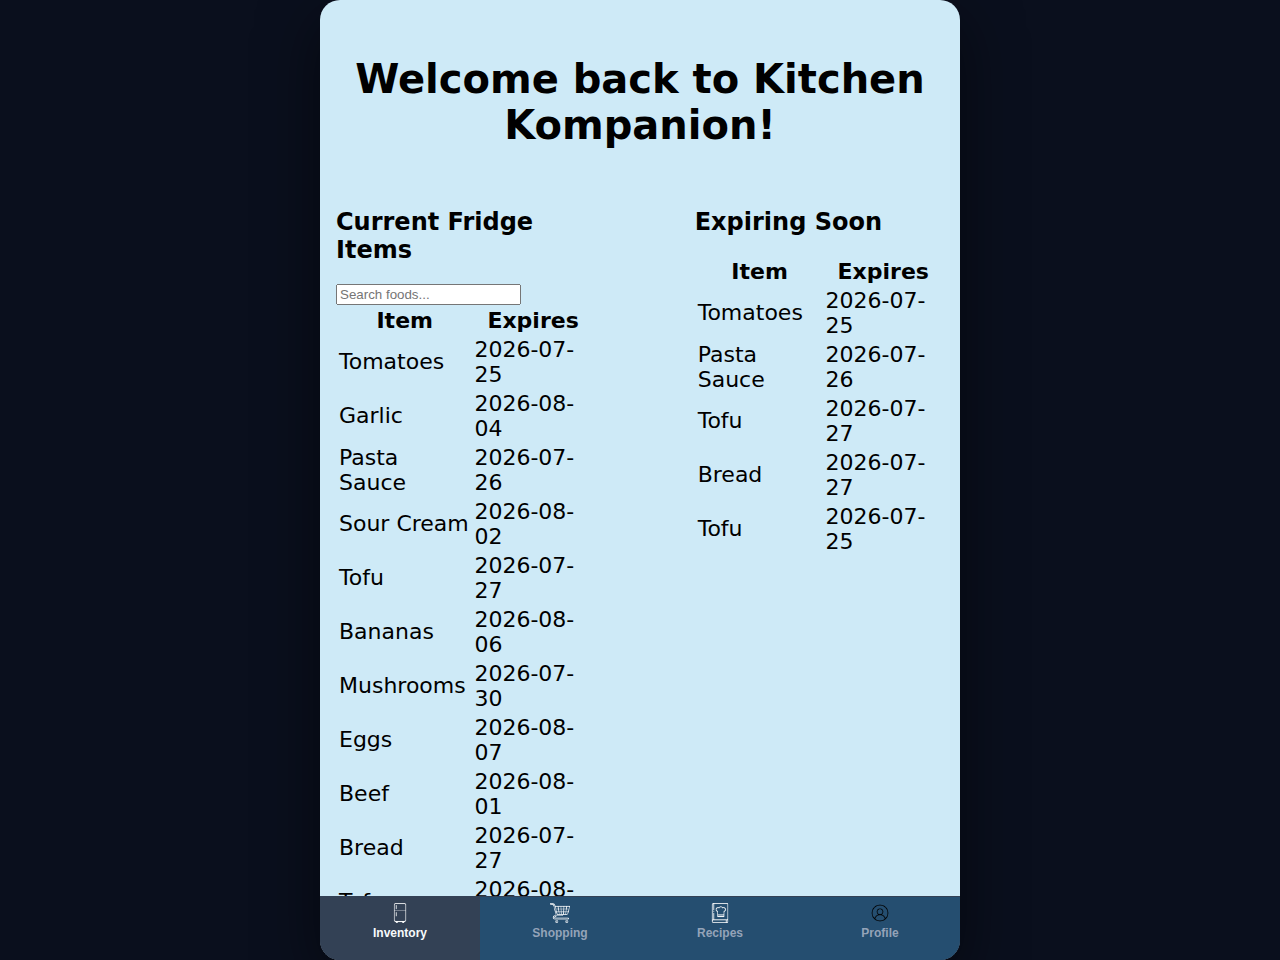
<file: index.html>
<!DOCTYPE html>
<html lang="en">

<head>
  <meta charset="UTF-8" />
  <meta name="viewport" content="width=device-width, initial-scale=1" />
  <title>Kitchen Kompanian</title>
  <link rel="stylesheet" href="index.css" />
</head>

<body>
  <div class="device">
    <nav>
      <button data-tab="Inventory" class="active">
        <img src="icons/kitchen.png" alt="Kitchen Icon">
        <span>Inventory</span>
      </button>

    <button data-tab="shopping">
      <img src="icons/shopping.png" alt="Shopping Icon">
      <span>Shopping</span>
    </button>

      <button data-tab="recipes">
        <img src="icons/recipe-book.png" alt="Recipe Book Icon">
        <span>Recipes</span>
      </button>

      <button data-tab="profile">
        <img src="icons/pfp.png" alt="">
        <span>Profile</span>
      </button>
    </nav>

    <main>
      <!-- TAB 1 -->
      <section id="Inventory" class="tab active">
        <h1 class="main-header">Welcome back to Kitchen Kompanion!</h1>
        <div class="container">
          <!-- Fridge List -->
          <div class="list" id="fridge-list">
            <h2>Current Fridge Items</h2>
            <input type="text" id="searchFridge" placeholder="Search foods..." />
            <div class="table-container">
              <table id="foodTable">
                <thead>
                  <tr>
                    <th>Item</th>
                    <th>Expires</th>
                  </tr>
                </thead>
                <tbody></tbody>
              </table>
            </div>
          </div>

          <div class="list" id="expiring-list">
            <h2>Expiring Soon</h2>
            <div class="table-container">
              <table id="expiringTable">
                <thead>
                  <tr>
                    <th>Item</th>
                    <th>Expires</th>
                  </tr>
                </thead>
                <tbody></tbody>
              </table>
            </div>
          </div>
        </div>
      </section>


      <!-- TAB 2 -->
      <section id="shopping" class="tab">
        <div style="display:flex;gap:8px;max-width:520px;">
          <input id="newItem" placeholder="Add a new item..."
            style="flex:1;background: white ;color:#e5e7eb;border:1px solid #334155;border-radius:10px;padding:10px;" />
          <button id="addItem"
            style="background:#22c55e;border:0;color:#0a0f1d;padding:10px 14px;border-radius:10px;font-weight:700;cursor:pointer;">
            Add
          </button>
        </div>

        <ul id="shoppingList" style="list-style:none;padding:0;margin:14px 0 6px;display:grid;gap:8px;"></ul>
        <p style="color:#94a3b8;font-size:12px;margin:0;">
          Tip: click a task to cross it off; use the × button to delete it.
        </p>
      </section>

      <!-- TAB 3 -->
      <section id="recipes" class="tab">
        <h2 class="recipes-header">Recipes</h2>
        <div class="recipes-grid">
          <div><input type="button" id="seafood" value="Seafood" /></div>
          <div><input type="button" id="soups" value="Soups" /></div>
          <div><input type="button" id="salads" value="Salads" /></div>
          <div><input type="button" id="meat" value="Meats" /></div>
          <div><input type="button" id="sauces" value="Sauces" /></div>
          <div><input type="button" id="desserts" value="Desserts" /></div>
          <div><input type="button" id="eggs" value="Eggs" /></div>
          <div><input type="button" id="beverages" value="Beverages" /></div>
          <div><input type="button" id="bread" value="Bread" /></div>
          <div><input type="button" id="pasta" value="Pasta" /></div>
          <div><input type="button" id="dairy" value="Dairy" /></div>
          <div><input type="button" id="pizza" value="Pizza" /></div>
        </div>
      </section>


      <!-- TAB 4 -->
      <section id="profile" class="tab" style="text-align:center; margin-top: 70px;">
        <img src="icons/pfp.png" alt="Profile picture" style="width:160px;border-radius:50%;cursor:pointer;"
          id="profileImg">
        <h2 style="font-size:28px;font-weight:800;margin:0;">User 1</h2>

        <div style="margin-top:28px;display:grid;gap:18px;text-align:left;">
          <div>
            <label style="font-weight:800;font-size:18px;">Email:</label>
            <input type="text" placeholder="bob@gmail.com"
              style="width:100%;padding:10px 12px;border:1px solid #cbd5e1;border-radius:10px;margin-top:6px;" />
          </div>
          <div>
            <label style="font-weight:800;font-size:18px;">Favorite Recipes:</label>
            <input type="text" placeholder="PB&J, Toast with Butter, Ultimate Butter, Fruit Salad"
              style="width:100%;padding:10px 12px;border:1px solid #cbd5e1;border-radius:10px;margin-top:6px;" />
          </div>

          <div>
            <label style="font-weight:800;font-size:18px;">Dislikes:</label>
            <input type="text" placeholder="Everything"
              style="width:100%;padding:10px 12px;border:1px solid #cbd5e1;border-radius:10px;margin-top:6px;" />
          </div>

          <div>
            <label style="font-weight:800;font-size:18px;">Dietary Restrictions:</label>
            <input type="text" placeholder="None"
              style="width:100%;padding:10px 12px;border:1px solid #cbd5e1;border-radius:10px;margin-top:6px;" />
          </div>

          <div>
            <label style="font-weight:800;font-size:18px;">Allergies:</label>
            <input type="text" placeholder="None"
              style="width:100%;padding:10px 12px;border:1px solid #cbd5e1;border-radius:10px;margin-top:6px;" />
          </div>
        </div>
        <button type="button" style="
              margin-top:10px;
              background:#254e70;
              color:white;
              border:0;
              padding:10px 18px;
              border-radius:12px;
              font-weight:700;
              cursor:pointer;">
          Save
        </button>
      </section>
    </main>
  </div>

  <script src="main.js"></script>
</body>

</html>
</file>
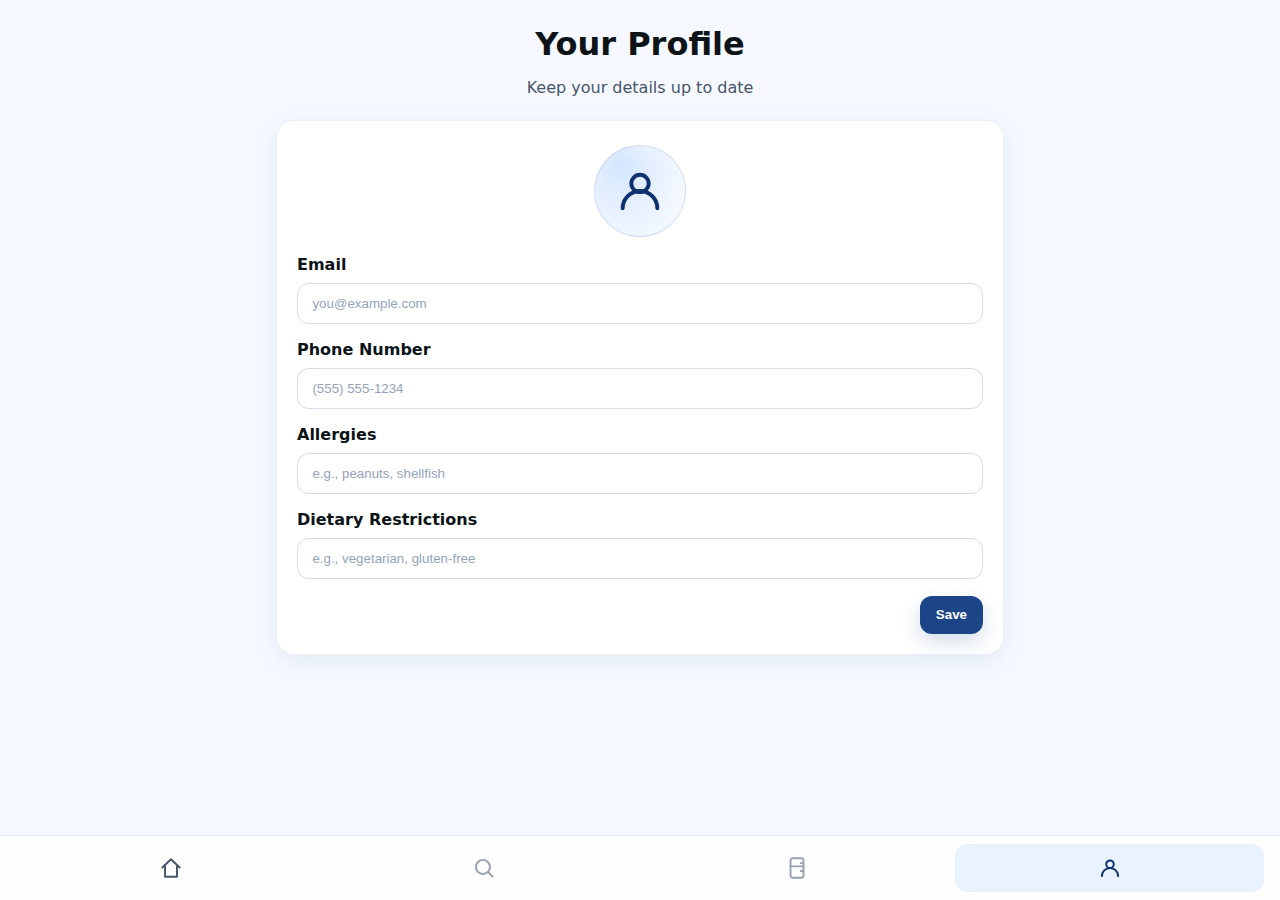
<file: profile.html>
<!doctype html>
<html lang="en">
<head>
  <meta charset="utf-8" />
  <meta name="viewport" content="width=device-width, initial-scale=1" />
  <title>Kitchen Kompanian</title>
  <link rel="stylesheet" href="profile.css" />
</head>
<body>
  <header class="site-header">
    <h1>Your Profile</h1>
    <p class="subtitle">Keep your details up to date</p>
  </header>

  <main class="container">
    <section class="profile-card">
      <div class="avatar" aria-hidden="true">
        <svg viewBox="0 0 24 24" role="img" aria-label="Profile picture placeholder">
          <circle cx="12" cy="8.5" r="4" />
          <path d="M4 20a8 8 0 0 1 16 0" />
        </svg>
      </div>

      <form class="form" autocomplete="on">
        <div class="field">
          <label for="email">Email</label>
          <input type="email" id="email" name="email" placeholder="you@example.com" />
        </div>

        <div class="field">
          <label for="phone">Phone Number</label>
          <input type="tel" id="phone" name="phone" placeholder="(555) 555‑1234" />
        </div>

        <div class="field">
          <label for="allergies">Allergies</label>
          <input type="text" id="allergies" name="allergies" placeholder="e.g., peanuts, shellfish" />
        </div>

        <div class="field">
          <label for="dietary">Dietary Restrictions</label>
          <input type="text" id="dietary" name="dietary" placeholder="e.g., vegetarian, gluten-free" />
        </div>

        <div class="actions">
          <button type="submit">Save</button>
        </div>
      </form>
    </section>
  </main>

  <!-- Bottom, global navbar -->
  <nav class="tabbar" role="navigation" aria-label="Primary">
    <a href="index.html" class="tab" aria-label="Home">
      <!-- Home icon -->
      <svg viewBox="0 0 24 24" aria-hidden="true">
        <path d="M4 11.5L12 4l8 7.5" />
        <path d="M6.5 10.5V20h11V10.5" />
      </svg>
      <span class="sr-only">Home</span>
    </a>

    <a href="#" class="tab" aria-disabled="true" aria-label="Search">
      <!-- Search icon -->
      <svg viewBox="0 0 24 24" aria-hidden="true">
        <circle cx="11" cy="11" r="6.5" />
        <path d="M20 20l-3.8-3.8" />
      </svg>
      <span class="sr-only">Search</span>
    </a>

    <a href="#" class="tab" aria-disabled="true" aria-label="Fridge">
      <!-- Fridge icon -->
      <svg viewBox="0 0 24 24" aria-hidden="true">
        <rect x="6" y="3" width="12" height="18" rx="2" ry="2"/>
        <path d="M6 10.5h12" />
        <path d="M15.5 7.5h1.5" />
        <path d="M15.5 14.8h1.5" />
      </svg>
      <span class="sr-only">Fridge</span>
    </a>

    <a href="profile.html" aria-current="page" class="tab" aria-label="Profile">
      <!-- Profile icon -->
      <svg viewBox="0 0 24 24" aria-hidden="true">
        <circle cx="12" cy="8.5" r="3.5" />
        <path d="M4.5 19.5a7.5 7.5 0 0 1 15 0" />
      </svg>
      <span class="sr-only">Profile</span>
    </a>
  </nav>

  <script>
    // Prevent navigation for disabled tabs
    document.querySelectorAll('a[aria-disabled="true"]').forEach(el => {
      el.addEventListener('click', e => e.preventDefault());
    });
  </script>
</body>
</html>
</file>
<file: index.css>
:root {
  --w: 640px;
  --h: 960px;
}

body {
  display: grid;
  place-content: center;
  background: #0a0f1d;
  font-family: system-ui, Segoe UI, Roboto, Arial;
  color: #000000;
  margin: 0;
}

.device {
  width: var(--w);
  height: var(--h);
  display: grid;
  grid-template-rows: 1fr 64px;
  border-radius: 20px;
  overflow: hidden;
  box-shadow: 0 20px 60px rgba(0, 0, 0, .5);
  background: #ceeaf7;
}

nav {
  grid-row: 2;
  display: grid;
  grid-template-columns: repeat(4, 1fr);
  background: #1e293b;
  border-top: 1px solid #334155;
}

nav button {
  background: #254e70;
  border: 0;
  color: #94a3b8;
  font-weight: 600;
  cursor: pointer;
  padding: 6px 0;
  display: flex;
  flex-direction: column;
  align-items: center;
  gap: 4px;
}

nav button.active {
  background: #334155;
  color: #f8fafc;
}

nav button img {
  width: 20px;
  height: 20px;
  display: block;
}

nav button span {
  font-size: 12px;
  line-height: 1;
}

main {
  position: relative;
  overflow: hidden;
  grid-row: 1;
}

section.tab {
  position: absolute;
  inset: 0;
  overflow: auto;
  padding: 16px;
  display: none;
}

section.tab.active {
  display: block;
}

.main-header {
    text-align: center;
    font-size: 40px;
    font-weight: bold; 
    margin: 40px 0;
  }

.container {
  display: flex;
  flex-direction: row;
  /* Arrange horizontally */
  gap: 100px;
  /* Space between columns */
  justify-content: center;
  /* Center on page */
  align-items: flex-start;
  /* Align tops of both boxes */

}

table {
  font-size: 22px; /* Bigger text */
}


.tab.active#recipes {
  display: grid;
  grid-template-rows: auto 1fr;
  gap: 12px;
  padding: 16px 16px 20px;
  height: 100%;
  box-sizing: border-box;
}

.recipes-header {
  margin: 0;
  font-size: 1.25rem;
  font-weight: 800;
  letter-spacing: 0.2px;
  color: #0d1418;
}

.recipes-grid {
  display: grid;
  grid-template-columns: repeat(4, 1fr);
  grid-auto-rows: 1fr;
  gap: 20px;
}

.recipes-grid > div {
  display: contents;
}

.recipes-grid input[type="button"] {
  inline-size: 100%;
  block-size: 100%;
  border: 1px solid #3b455a;
  border-radius: 14px;
  background: #37718e;
  color: #e5e7eb;
  font-weight: 700;
  font-size: 1rem;
  letter-spacing: 0.2px;
  cursor: pointer;
  box-shadow: 0 6px 20px rgba(0, 0, 0, 0.25) inset,
    0 1px 0 rgba(255, 255, 255, 0.04);
}
.recipes-grid input[type="button"]:hover {
  background: #16213a;
}
.recipes-grid input[type="button"]:active {
  transform: translateY(1px);
}

@media (max-width: 560px) {
  .recipes-grid {
    grid-template-columns: repeat(2, 1fr);
  }
}
</file>
<file: profile.css>
/* profile.css
   Shares the same accessible, refined color system as index.css.
*/
:root {
  --bg: #F5F9FF;
  --surface: #FFFFFF;
  --primary: #1c4587;
  --primary-strong: #0f3170;
  --text: #0D1418;
  --text-muted: #475569;
  --ring: #8AB8FF;
  --shadow: 0 6px 24px rgba(15, 49, 112, 0.08);
}

*,
*::before,
*::after { box-sizing: border-box; }

html, body { height: 100%; }

body {
  margin: 0;
  font-family: ui-sans-serif, system-ui, -apple-system, Segoe UI, Roboto, Helvetica, Arial;
  color: var(--text);
  background: var(--bg);
  line-height: 1.5;
  -webkit-font-smoothing: antialiased;
}

h1, h2, h3 { margin: 0 0 .5rem; color: var(--text); }

p { margin: 0; color: var(--text-muted); }

.site-header {
  padding: 1.25rem 1rem 0.25rem;
  text-align: center;
}

.container {
  max-width: 760px;
  margin: 0 auto;
  padding: 1rem 1rem 7.5rem;
}

.profile-card {
  background: var(--surface);
  border-radius: 18px;
  padding: 1.25rem;
  box-shadow: var(--shadow);
  border: 1px solid rgba(28,69,135,0.08);
}

.avatar {
  width: 92px;
  height: 92px;
  border-radius: 50%;
  display: grid;
  place-items: center;
  margin: .25rem auto 1rem;
  background: radial-gradient(120px 120px at 30% 20%, rgba(138,184,255,.35), transparent 60%),
              linear-gradient(180deg, rgba(255,255,255,1), rgba(240,246,255,1));
  border: 1px solid rgba(15,49,112,.12);
}

.avatar svg {
  width: 52px; height: 52px;
  fill: none;
  stroke: var(--primary-strong);
  stroke-width: 1.8;
  stroke-linecap: round;
  stroke-linejoin: round;
}

.form {
  display: grid;
  gap: .9rem;
  margin-top: .5rem;
}

.field { display: grid; gap: .35rem; }

label { font-weight: 600; color: var(--text); }

input[type="text"],
input[type="email"],
input[type="tel"] {
  width: 100%;
  padding: .75rem .9rem;
  border-radius: 12px;
  border: 1px solid rgba(15,49,112,0.16);
  background: #fff;
  color: var(--text);
  outline: none;
  transition: box-shadow .2s ease, border-color .2s ease;
}

input::placeholder { color: #94a3b8; }

input:focus {
  border-color: var(--primary);
  box-shadow: 0 0 0 4px rgba(138,184,255,.35);
}

.actions {
  margin-top: .2rem;
  display: flex;
  justify-content: flex-end;
}

button {
  appearance: none;
  border: none;
  background: var(--primary);
  color: #fff;
  padding: .7rem 1rem;
  border-radius: 12px;
  font-weight: 600;
  cursor: pointer;
  box-shadow: 0 8px 20px rgba(28,69,135,0.18);
}

button:hover { background: var(--primary-strong); }
button:active { transform: translateY(1px); }

/* Bottom tab bar (global component) */
.tabbar {
  position: fixed;
  left: 0; right: 0; bottom: 0;
  padding: .5rem max(1rem, env(safe-area-inset-left)) calc(.5rem + env(safe-area-inset-bottom)) max(1rem, env(safe-area-inset-right));
  background: rgba(255,255,255,.85);
  backdrop-filter: blur(8px);
  border-top: 1px solid rgba(15,49,112,0.12);
  display: grid;
  grid-template-columns: repeat(4, 1fr);
  gap: .25rem;
  z-index: 10;
}

.tab {
  --size: 48px;
  height: var(--size);
  display: grid;
  place-items: center;
  border-radius: 12px;
  color: var(--text-muted);
  text-decoration: none;
}

.tab[aria-current="page"] {
  color: var(--primary-strong);
  background: rgba(138, 184, 255, 0.18);
}

.tab:hover { background: rgba(15,49,112,0.06); }
.tab:active { background: rgba(15,49,112,0.10); }

.tab[aria-disabled="true"] { opacity: .55; pointer-events: auto; cursor: not-allowed; }

.tab svg {
  width: 26px; height: 26px;
  fill: none;
  stroke: currentColor;
  stroke-width: 1.8;
  stroke-linecap: round;
  stroke-linejoin: round;
}

/* Accessibility helpers */
.sr-only {
  position: absolute;
  width: 1px; height: 1px;
  padding: 0; margin: -1px;
  overflow: hidden;
  clip: rect(0,0,0,0);
  white-space: nowrap;
  border: 0;
}

:focus-visible {
  outline: 3px solid var(--ring);
  outline-offset: 2px;
  border-radius: 10px;
}

@media (prefers-reduced-motion: reduce) {
  * { scroll-behavior: auto !important; transition: none !important; }
}
</file>
